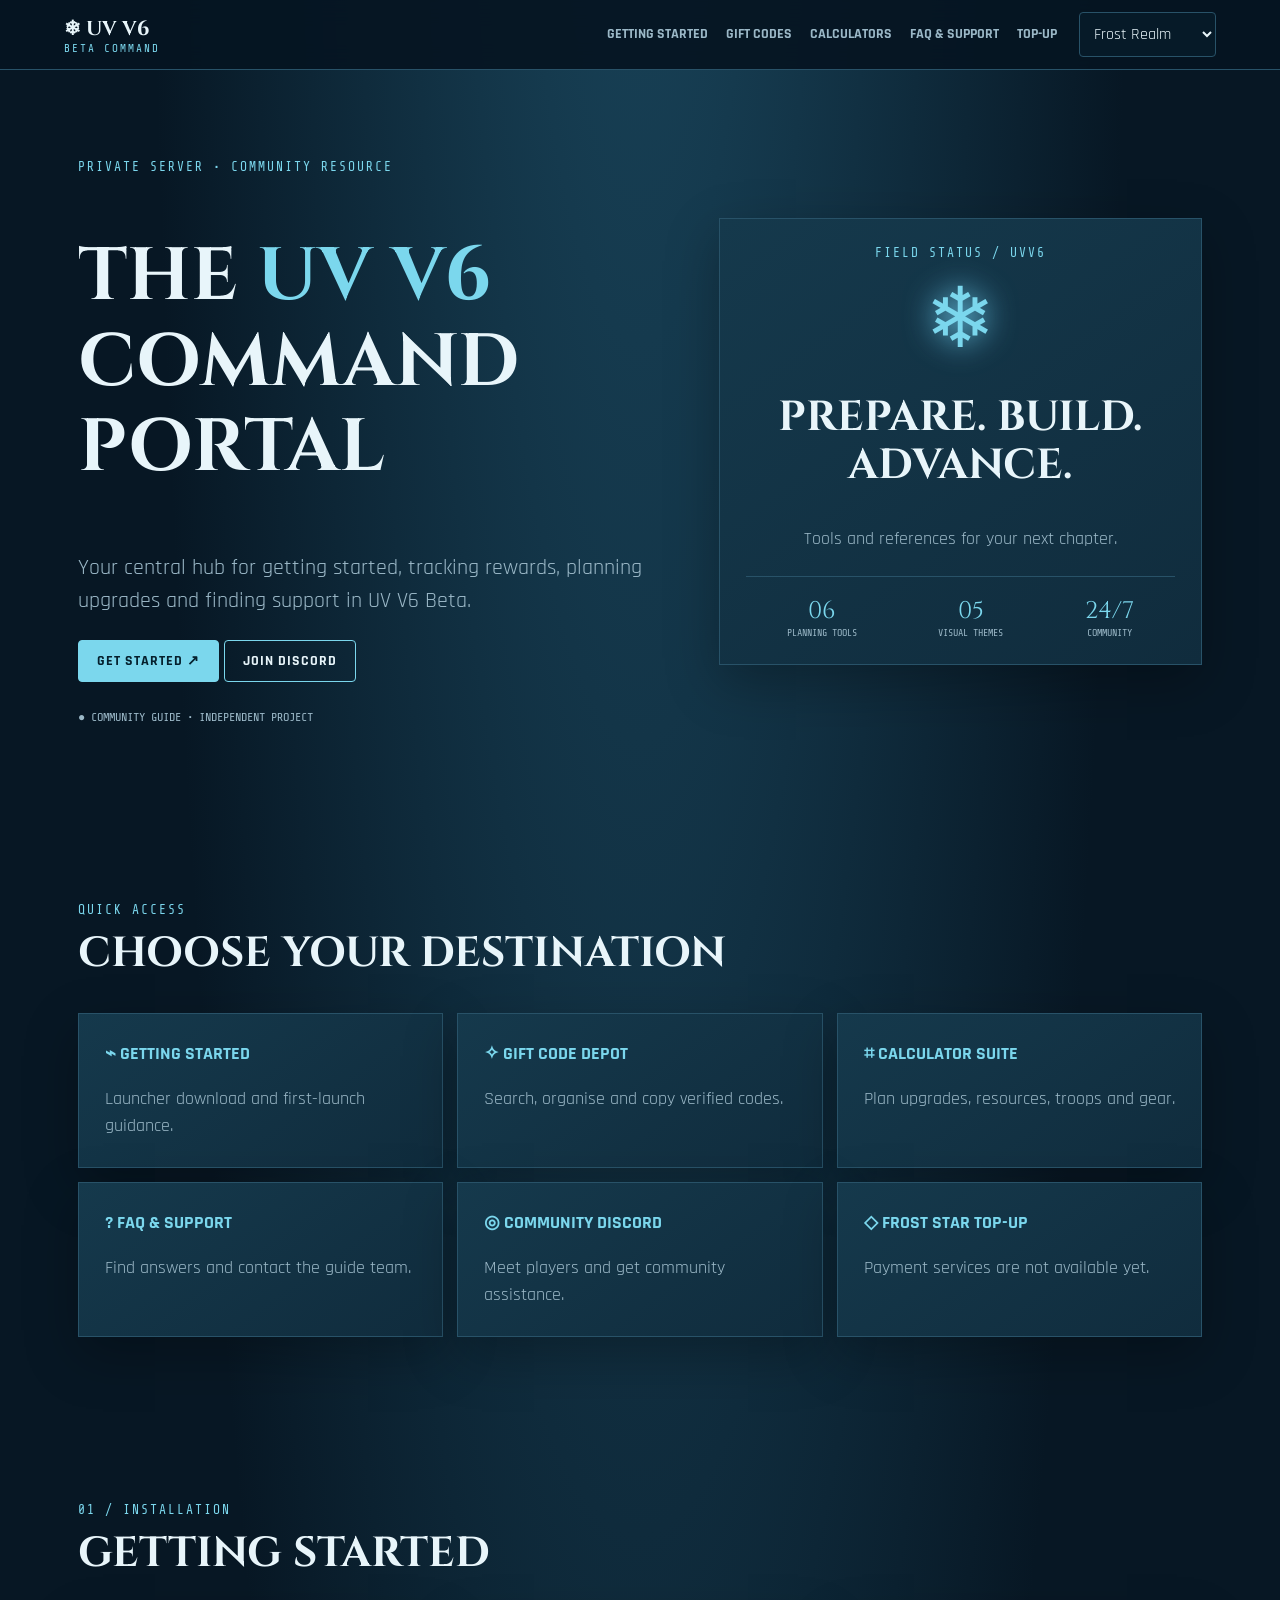
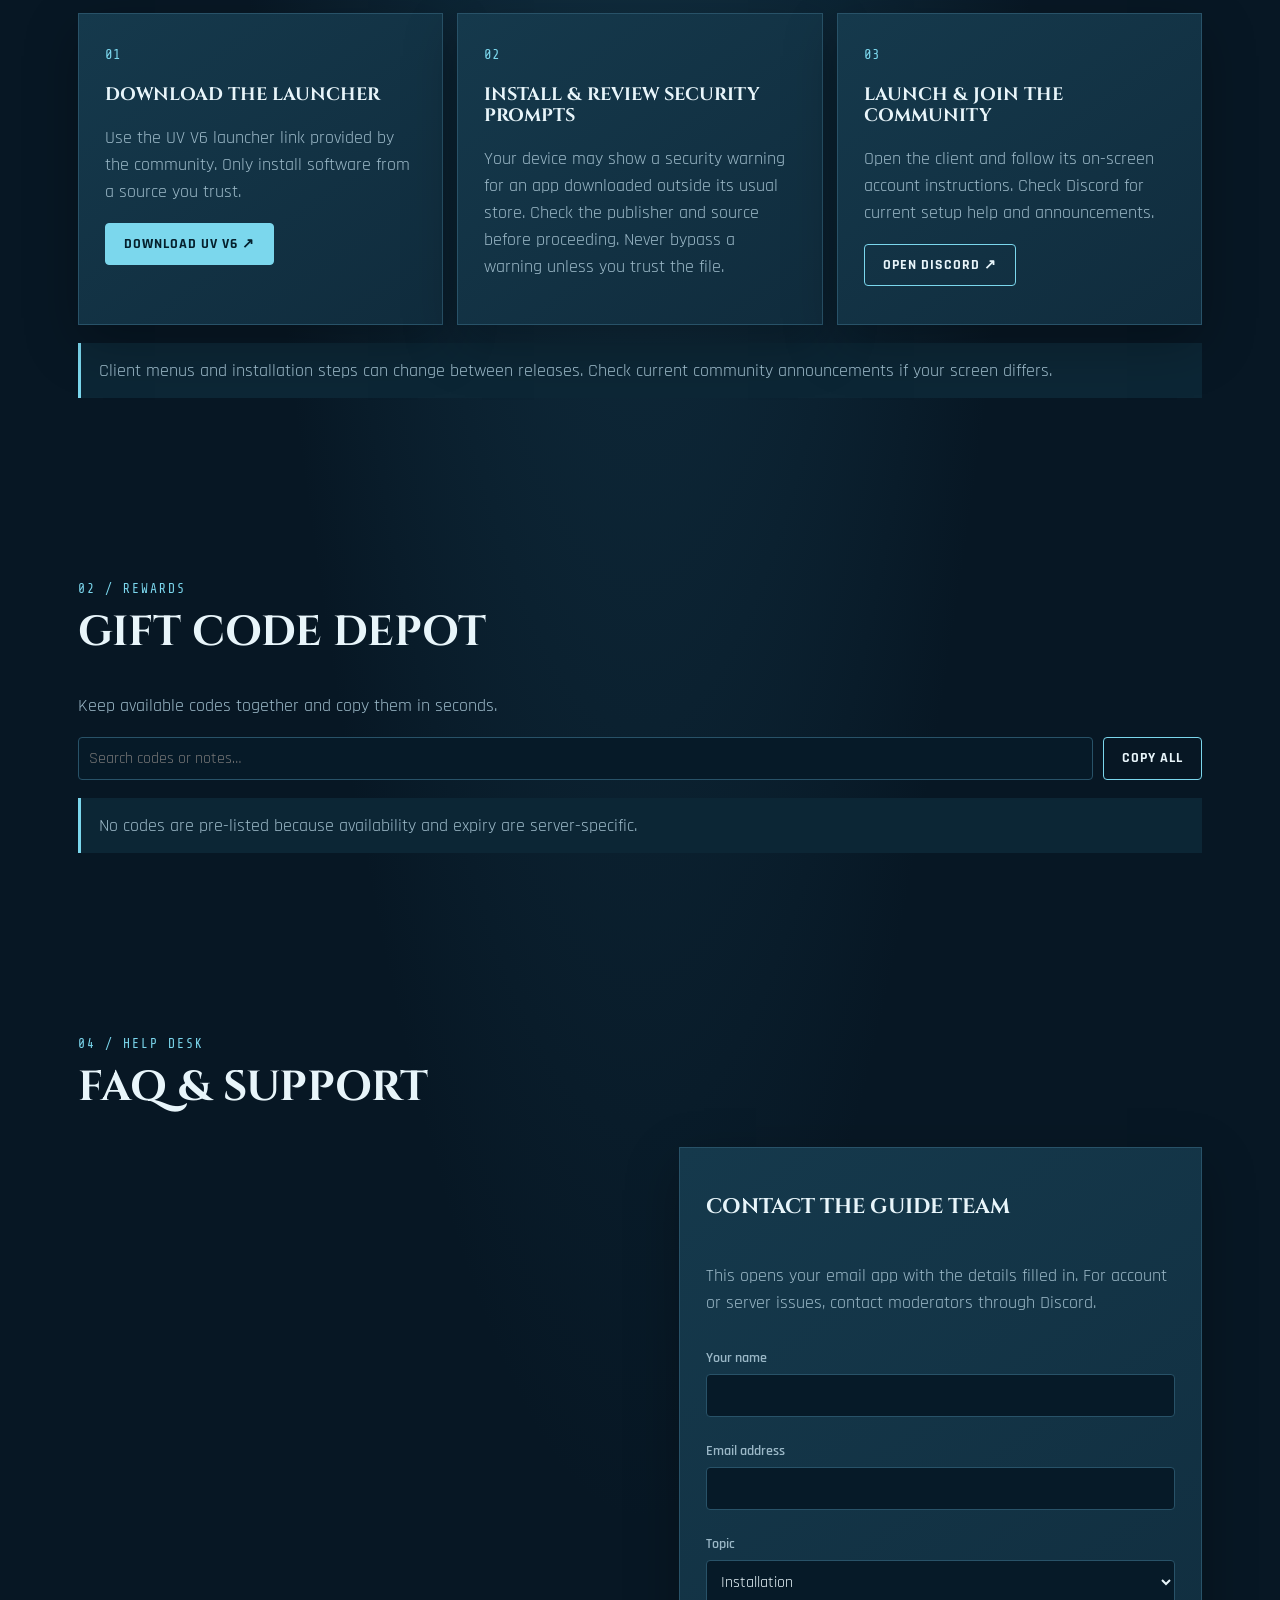
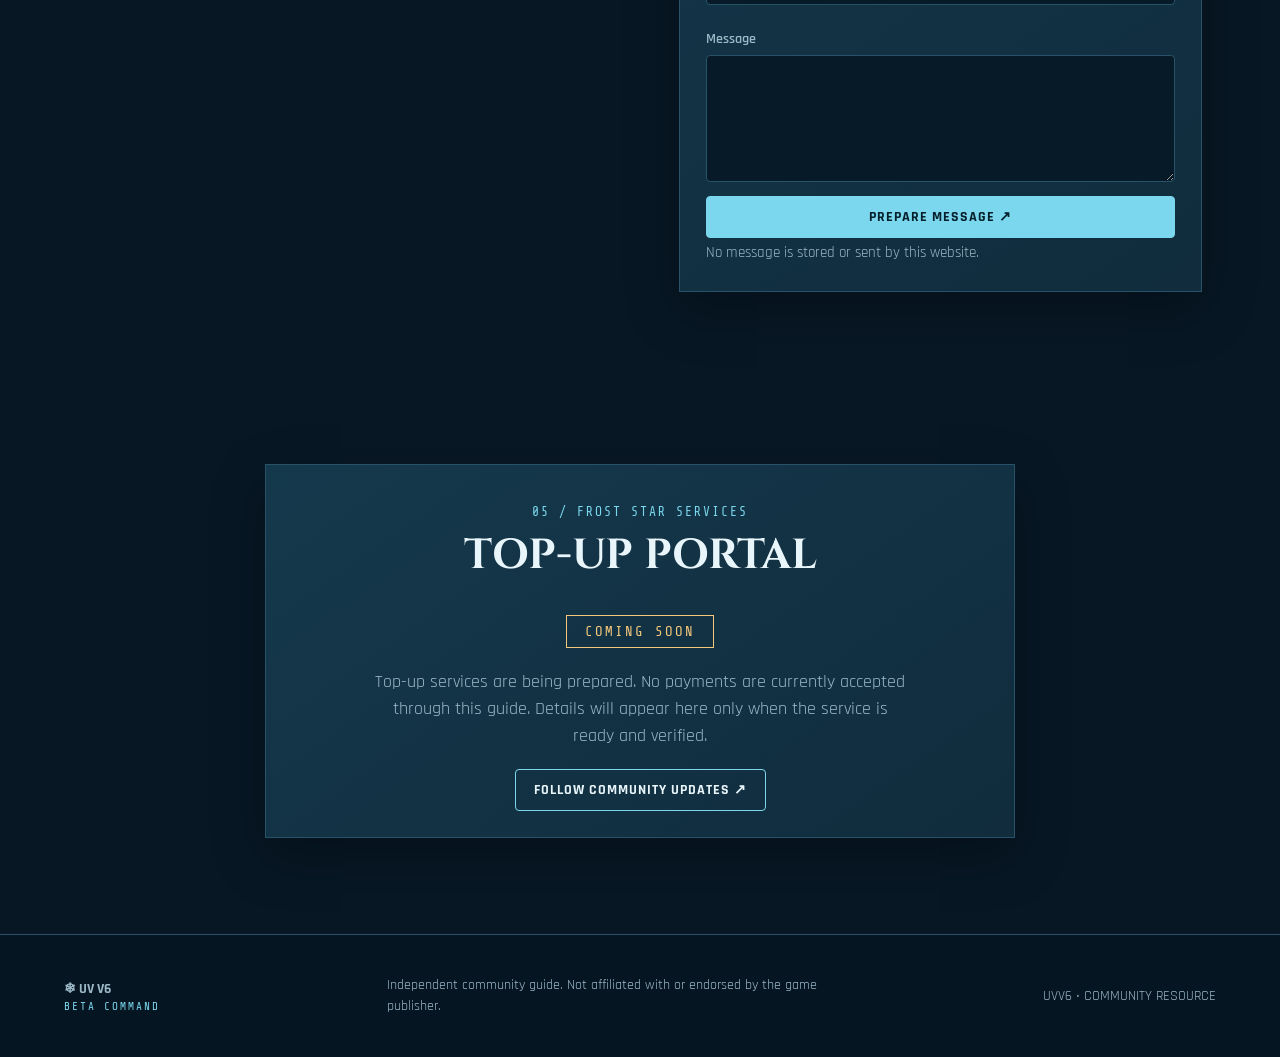
<file: index.html>
<!doctype html><html lang="en"><head><meta charset="utf-8"><meta name="viewport" content="width=device-width,initial-scale=1"><title>UV V6 Beta — Command Portal</title><meta name="description" content="UV V6 Beta community guide and planning tools"><link rel="preconnect" href="https://fonts.googleapis.com"><link href="https://fonts.googleapis.com/css2?family=Cinzel:wght@500;700&family=Rajdhani:wght@400;600;700&family=Share+Tech+Mono&display=swap" rel="stylesheet"><link rel="stylesheet" href="styles.css"></head><body><header><a class="brand" href="#home">❄ UV V6 <small>BETA COMMAND</small></a><button id="menuToggle" aria-label="Toggle menu">☰</button><nav id="nav"><a href="#guide">Getting Started</a><a href="#codes">Gift Codes</a><a href="calculator.html">Calculators</a><a href="#faq">FAQ & Support</a><a href="#topup">Top-Up</a></nav><select id="themeSelect" aria-label="Theme"><option value="frost">Frost Realm</option><option value="light">Polar Light</option><option value="spooky">Spooky Tundra</option><option value="harvest">Harvest Feast</option><option value="festival">Frost Festival</option></select></header><main><section id="home" class="hero"><div><p class="eyebrow">PRIVATE SERVER • COMMUNITY RESOURCE</p><h1>THE <em>UV V6</em><br>COMMAND PORTAL</h1><p class="lead">Your central hub for getting started, tracking rewards, planning upgrades and finding support in UV V6 Beta.</p><a class="button primary" href="#guide">GET STARTED ↗</a> <a class="button" href="https://discord.gg/mSgt6ehtE" target="_blank" rel="noopener">JOIN DISCORD</a><p class="status">● COMMUNITY GUIDE • INDEPENDENT PROJECT</p></div><div class="hero-card"><div class="eyebrow">FIELD STATUS / UVV6</div><div class="snow">❄</div><h2>PREPARE. BUILD. ADVANCE.</h2><p>Tools and references for your next chapter.</p><div class="stats"><span><b>06</b>PLANNING TOOLS</span><span><b>05</b>VISUAL THEMES</span><span><b>24/7</b>COMMUNITY</span></div></div></section><section><p class="eyebrow">QUICK ACCESS</p><h2>CHOOSE YOUR DESTINATION</h2><div class="tiles"><a href="#guide"><b>⌁ GETTING STARTED</b><p>Launcher download and first-launch guidance.</p></a><a href="#codes"><b>✧ GIFT CODE DEPOT</b><p>Search, organise and copy verified codes.</p></a><a href="calculator.html"><b>⌗ CALCULATOR SUITE</b><p>Plan upgrades, resources, troops and gear.</p></a><a href="#faq"><b>? FAQ & SUPPORT</b><p>Find answers and contact the guide team.</p></a><a href="https://discord.gg/mSgt6ehtE" target="_blank" rel="noopener"><b>◎ COMMUNITY DISCORD</b><p>Meet players and get community assistance.</p></a><a href="#topup"><b>◇ FROST STAR TOP-UP</b><p>Payment services are not available yet.</p></a></div></section><section id="guide"><p class="eyebrow">01 / INSTALLATION</p><h2>GETTING STARTED</h2><div class="steps"><article><i>01</i><h3>DOWNLOAD THE LAUNCHER</h3><p>Use the UV V6 launcher link provided by the community. Only install software from a source you trust.</p><a class="button primary" href="https://play.whiteoutsurvivalhq.com/download" target="_blank" rel="noopener">DOWNLOAD UV V6 ↗</a></article><article><i>02</i><h3>INSTALL & REVIEW SECURITY PROMPTS</h3><p>Your device may show a security warning for an app downloaded outside its usual store. Check the publisher and source before proceeding. Never bypass a warning unless you trust the file.</p></article><article><i>03</i><h3>LAUNCH & JOIN THE COMMUNITY</h3><p>Open the client and follow its on-screen account instructions. Check Discord for current setup help and announcements.</p><a class="button" href="https://discord.gg/mSgt6ehtE" target="_blank" rel="noopener">OPEN DISCORD ↗</a></article></div><p class="notice">Client menus and installation steps can change between releases. Check current community announcements if your screen differs.</p></section><section id="codes"><p class="eyebrow">02 / REWARDS</p><h2>GIFT CODE DEPOT</h2><p>Keep available codes together and copy them in seconds.</p><div class="toolbar"><input id="codeSearch" placeholder="Search codes or notes…" aria-label="Search codes"><button class="button" id="copyAll">COPY ALL</button></div><div id="codeList"></div><p class="notice">No codes are pre-listed because availability and expiry are server-specific.</p></section><section id="faq"><p class="eyebrow">04 / HELP DESK</p><h2>FAQ & SUPPORT</h2><div class="support-layout"><div id="faqList"></div><form id="supportForm"><h3>CONTACT THE GUIDE TEAM</h3><p>This opens your email app with the details filled in. For account or server issues, contact moderators through Discord.</p><label>Your name<input name="name" required></label><label>Email address<input name="email" type="email" required></label><label>Topic<select name="topic"><option>Installation</option><option>Gift codes</option><option>Calculator feedback</option><option>Website issue</option><option>Other</option></select></label><label>Message<textarea name="message" rows="5" required></textarea></label><button class="button primary">PREPARE MESSAGE ↗</button><small>No message is stored or sent by this website.</small></form></div></section><section id="topup"><div class="topup"><p class="eyebrow">05 / FROST STAR SERVICES</p><h2>TOP-UP PORTAL</h2><strong class="coming">COMING SOON</strong><p>Top-up services are being prepared. No payments are currently accepted through this guide. Details will appear here only when the service is ready and verified.</p><a class="button" href="https://discord.gg/mSgt6ehtE" target="_blank" rel="noopener">FOLLOW COMMUNITY UPDATES ↗</a></div></section></main><footer><b>❄ UV V6 <small>BETA COMMAND</small></b><p>Independent community guide. Not affiliated with or endorsed by the game publisher.</p><span>UVV6 • COMMUNITY RESOURCE</span></footer><script src="app.js"></script></body></html>
</file>
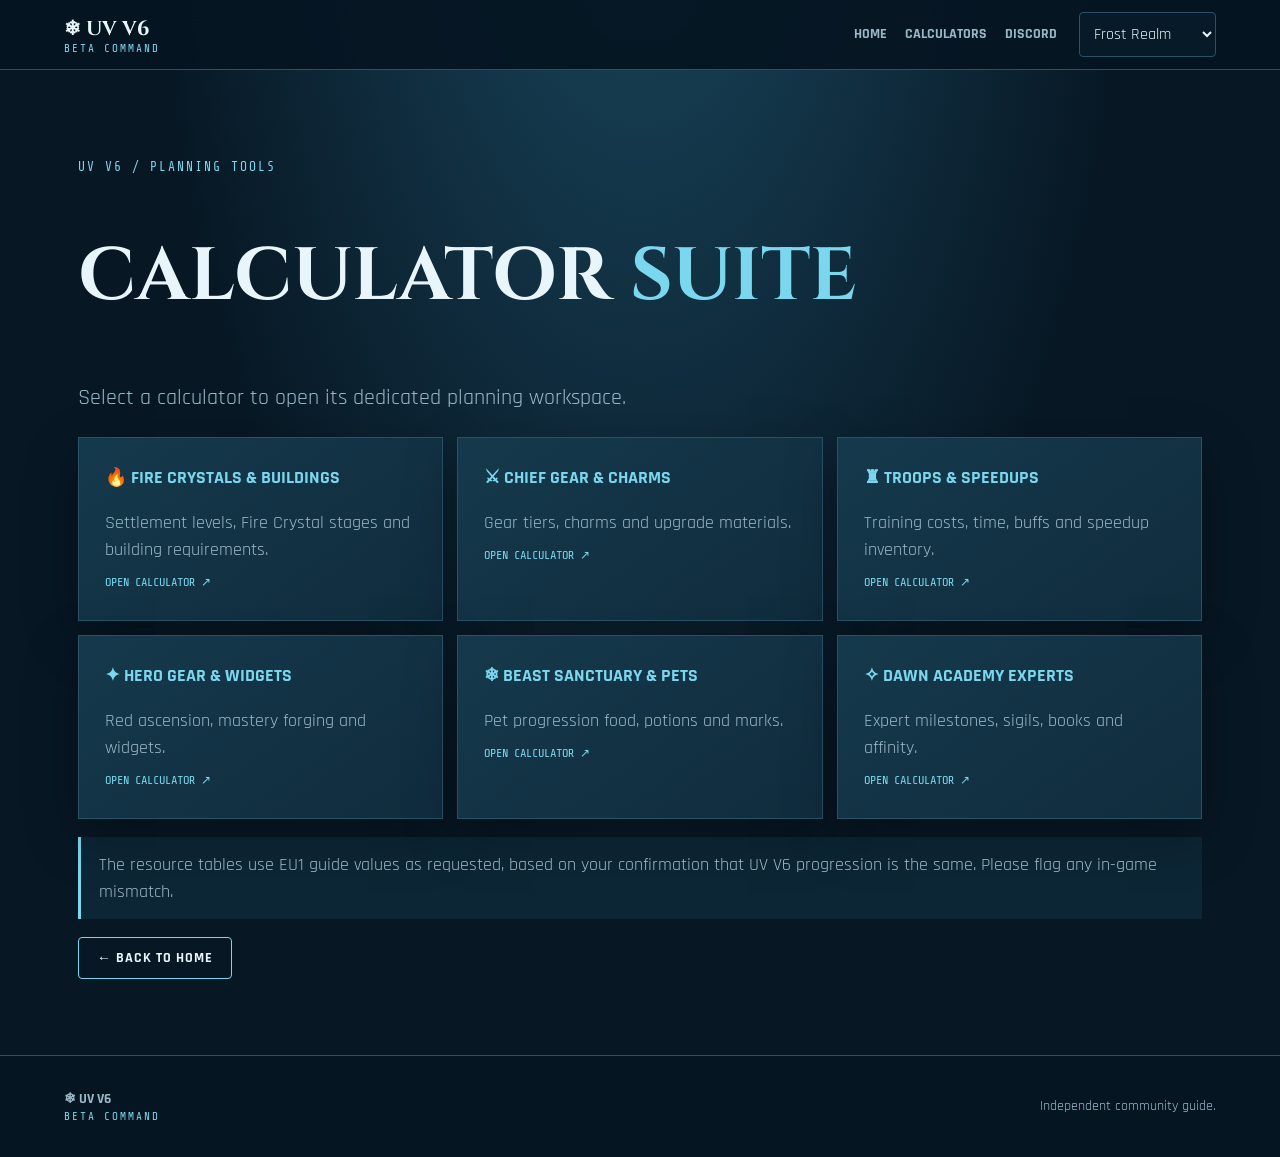
<file: calculator.html>
<!doctype html><html lang="en"><head><meta charset="utf-8"><meta name="viewport" content="width=device-width,initial-scale=1"><title>UV V6 | Calculator Suite</title><link href="https://fonts.googleapis.com/css2?family=Cinzel:wght@600;700&family=Rajdhani:wght@400;600;700&family=Share+Tech+Mono&display=swap" rel="stylesheet"><link rel="stylesheet" href="styles.css"></head><body><header><a class="brand" href="index.html">❄ UV V6 <small>BETA COMMAND</small></a><nav><a href="index.html">Home</a><a href="calculator.html">Calculators</a><a href="https://discord.gg/mSgt6ehtE">Discord</a></nav><select id="themeSelect"><option value="frost">Frost Realm</option><option value="light">Polar Light</option><option value="spooky">Spooky Tundra</option><option value="harvest">Harvest Feast</option><option value="festival">Frost Festival</option></select></header><main><section><p class="eyebrow">UV V6 / PLANNING TOOLS</p><h1>CALCULATOR <em>SUITE</em></h1><p class="lead">Select a calculator to open its dedicated planning workspace.</p><div class="tiles calc-tiles"><a href="calc.html?tool=fire"><b>🔥 FIRE CRYSTALS & BUILDINGS</b><p>Settlement levels, Fire Crystal stages and building requirements.</p><span>OPEN CALCULATOR ↗</span></a><a href="calc.html?tool=chief"><b>⚔ CHIEF GEAR & CHARMS</b><p>Gear tiers, charms and upgrade materials.</p><span>OPEN CALCULATOR ↗</span></a><a href="calc.html?tool=troops"><b>♜ TROOPS & SPEEDUPS</b><p>Training costs, time, buffs and speedup inventory.</p><span>OPEN CALCULATOR ↗</span></a><a href="calc.html?tool=hero"><b>✦ HERO GEAR & WIDGETS</b><p>Red ascension, mastery forging and widgets.</p><span>OPEN CALCULATOR ↗</span></a><a href="calc.html?tool=pets"><b>❄ BEAST SANCTUARY & PETS</b><p>Pet progression food, potions and marks.</p><span>OPEN CALCULATOR ↗</span></a><a href="calc.html?tool=dawn"><b>✧ DAWN ACADEMY EXPERTS</b><p>Expert milestones, sigils, books and affinity.</p><span>OPEN CALCULATOR ↗</span></a></div><p class="notice">The resource tables use EU1 guide values as requested, based on your confirmation that UV V6 progression is the same. Please flag any in-game mismatch.</p><a class="button" href="index.html">← BACK TO HOME</a></section></main><footer><b>❄ UV V6 <small>BETA COMMAND</small></b><p>Independent community guide.</p></footer><script src="app.js"></script></body></html>
</file>
<file: styles.css>
:root{--bg:#071724;--panel:#102c3d;--panel2:#15394c;--line:#285268;--text:#e8f5fa;--muted:#9bb8c7;--accent:#7bd7ed;--warn:#f4c77b}*{box-sizing:border-box}html{scroll-behavior:smooth;scroll-padding-top:90px}body{margin:0;background:radial-gradient(ellipse at 50% -20%,#1b4960,transparent 55%),var(--bg);color:var(--text);font:18px Rajdhani,sans-serif;line-height:1.5}header{position:sticky;top:0;z-index:5;display:flex;align-items:center;gap:22px;padding:12px 5%;background:#061522ed;border-bottom:1px solid var(--line);backdrop-filter:blur(12px)}.brand{font:700 20px Cinzel,serif;color:var(--text);text-decoration:none;white-space:nowrap}.brand small,footer small{display:block;color:var(--accent);font:11px 'Share Tech Mono';letter-spacing:2px}nav{display:flex;gap:18px;margin-left:auto}nav a{font-weight:700;text-transform:uppercase;font-size:14px;color:var(--muted);text-decoration:none}nav a:hover{color:var(--accent)}header select,input,textarea,form select{background:#061a28;color:var(--text);border:1px solid var(--line);padding:10px;border-radius:4px;font:16px Rajdhani}#menuToggle{display:none;background:none;color:var(--text);border:0;font-size:24px}.hero,main>section{max-width:1180px;margin:auto;padding:76px 28px}.hero{min-height:580px;display:grid;grid-template-columns:1.1fr .9fr;align-items:center;gap:50px}.eyebrow{font:13px 'Share Tech Mono';letter-spacing:2px;color:var(--accent)}h1,h2,h3{font-family:Cinzel,serif;line-height:1.15}h1{font-size:clamp(42px,6vw,74px)}h1 em{font-style:normal;color:var(--accent)}h2{font-size:clamp(28px,4vw,42px);margin-top:8px}.lead{font-size:22px;color:var(--muted);max-width:600px}.button{display:inline-block;padding:11px 18px;border:1px solid var(--accent);border-radius:4px;color:var(--text);text-decoration:none;font:700 14px Rajdhani;letter-spacing:1px;background:transparent;cursor:pointer}.button.primary{background:var(--accent);color:#05202d}.status{font:12px 'Share Tech Mono';color:var(--muted);margin-top:28px}.hero-card,.tiles a,.steps article,.calc-main,form,.topup{background:linear-gradient(145deg,var(--panel2),var(--panel));border:1px solid var(--line);padding:26px;box-shadow:0 18px 50px #0004}.hero-card{text-align:center}.snow{font-size:84px;color:var(--accent);text-shadow:0 0 30px #73d5f7}.hero-card p,.tiles p,.steps p,section>p:not(.eyebrow){color:var(--muted)}.stats{display:flex;justify-content:space-around;border-top:1px solid var(--line);padding-top:18px;margin-top:24px;font:10px 'Share Tech Mono';color:var(--muted)}.stats b{display:block;font:24px Cinzel;color:var(--accent)}.tiles{display:grid;grid-template-columns:repeat(3,1fr);gap:14px}.tiles a{color:var(--text);text-decoration:none;min-height:155px}.tiles a:hover{border-color:var(--accent);transform:translateY(-2px)}.tiles b{color:var(--accent)}.tiles p{margin-bottom:0}.steps{display:grid;grid-template-columns:repeat(3,1fr);gap:14px}.steps article i{font:14px 'Share Tech Mono';color:var(--accent)}.steps h3{font-size:18px}.notice{padding:14px 18px;border-left:3px solid var(--accent);background:#0c2635;color:var(--muted)}.toolbar{display:flex;gap:10px;margin:18px 0}.toolbar input{flex:1}.empty,.code-row{padding:16px;background:var(--panel);border:1px solid var(--line);color:var(--muted);margin:8px 0}.code-row{display:flex;justify-content:space-between;align-items:center}.code-row strong{font:17px 'Share Tech Mono';color:var(--accent)}.calculator{display:grid;grid-template-columns:245px 1fr;gap:16px}.calculator aside{display:grid;gap:8px;align-content:start}.calc-tab{padding:13px;text-align:left;border:1px solid var(--line);background:var(--panel);color:var(--muted);font:600 16px Rajdhani;cursor:pointer}.calc-tab.active{border-color:var(--accent);color:var(--accent);background:var(--panel2)}.calc-main{min-height:350px}.calc-fields{display:grid;grid-template-columns:repeat(2,1fr);gap:12px}.field label,form label{display:block;color:var(--muted);font-weight:600;font-size:14px;margin:10px 0}.field input,form input,form select,form textarea{display:block;width:100%;margin-top:5px}.calc-actions{display:flex;gap:10px;margin:18px 0}.result{padding:16px;background:#061a28;border:1px solid var(--line)}.result strong{font:24px 'Share Tech Mono';color:var(--accent)}.resource-row{display:flex;justify-content:space-between;border-bottom:1px solid var(--line);padding:7px;color:var(--muted)}.support-layout{display:grid;grid-template-columns:1fr .9fr;gap:20px}.faq-item{background:var(--panel);border:1px solid var(--line);margin:8px 0}.faq-item summary{padding:15px;cursor:pointer;font-weight:700}.faq-item p{padding:0 15px 15px;color:var(--muted);margin:0}form{display:grid;gap:4px}form p,form small{color:var(--muted)}.topup{text-align:center;max-width:750px;margin:20px auto}.topup p:not(.eyebrow){max-width:540px;margin:20px auto;color:var(--muted)}.coming{display:inline-block;color:var(--warn);border:1px solid var(--warn);padding:8px 18px;font:14px 'Share Tech Mono';letter-spacing:2px}footer{display:flex;justify-content:space-between;align-items:center;gap:20px;padding:26px 5%;background:#061522;border-top:1px solid var(--line);color:var(--muted);font-size:14px}footer p{max-width:430px}body[data-theme="light"]{--bg:#e9f5f9;--panel:#fff;--panel2:#e1f2f7;--line:#a7cbd8;--text:#143344;--muted:#527181;--accent:#1685a8}body[data-theme="spooky"]{--bg:#171323;--panel:#241d35;--panel2:#302342;--line:#59436e;--text:#f2eafa;--muted:#bbaacb;--accent:#c49aff}body[data-theme="harvest"]{--bg:#21190f;--panel:#352719;--panel2:#49331e;--line:#79522b;--text:#fff0d9;--muted:#cbb28d;--accent:#f0b65d}body[data-theme="festival"]{--bg:#101b2d;--panel:#1a2c45;--panel2:#253c5b;--line:#486587;--text:#f2f5ff;--muted:#b5c4dc;--accent:#f2a8c8}@media(max-width:900px){header{flex-wrap:wrap}#menuToggle{display:block;margin-left:auto}nav{display:none;order:3;width:100%;flex-direction:column}nav.open{display:flex}.hero{grid-template-columns:1fr}.tiles{grid-template-columns:repeat(2,1fr)}.steps,.support-layout{grid-template-columns:1fr}}@media(max-width:600px){main>section,.hero{padding:55px 18px}.tiles{grid-template-columns:1fr}.calculator{grid-template-columns:1fr}.calculator aside{grid-template-columns:repeat(2,1fr)}.calc-fields{grid-template-columns:1fr}.toolbar,.code-row{flex-direction:column;align-items:stretch}footer{flex-direction:column;align-items:flex-start}}
.field-label{display:block;color:var(--muted);font:600 15px Rajdhani;margin:10px 0}.field-label input,.field-label select{display:block;width:100%;margin-top:6px;background:#061a28;border:1px solid var(--line);border-radius:4px;color:var(--text);padding:11px;font:16px Rajdhani}.calc-tiles a{min-height:180px}.calc-tiles span{display:inline-block;margin-top:12px;color:var(--accent);font:12px 'Share Tech Mono'}#calcPage{padding:26px}#calcPage h2{margin:14px 0}.calc-actions{margin:18px 0}.calc-main .result{margin-top:14px}
</file>
